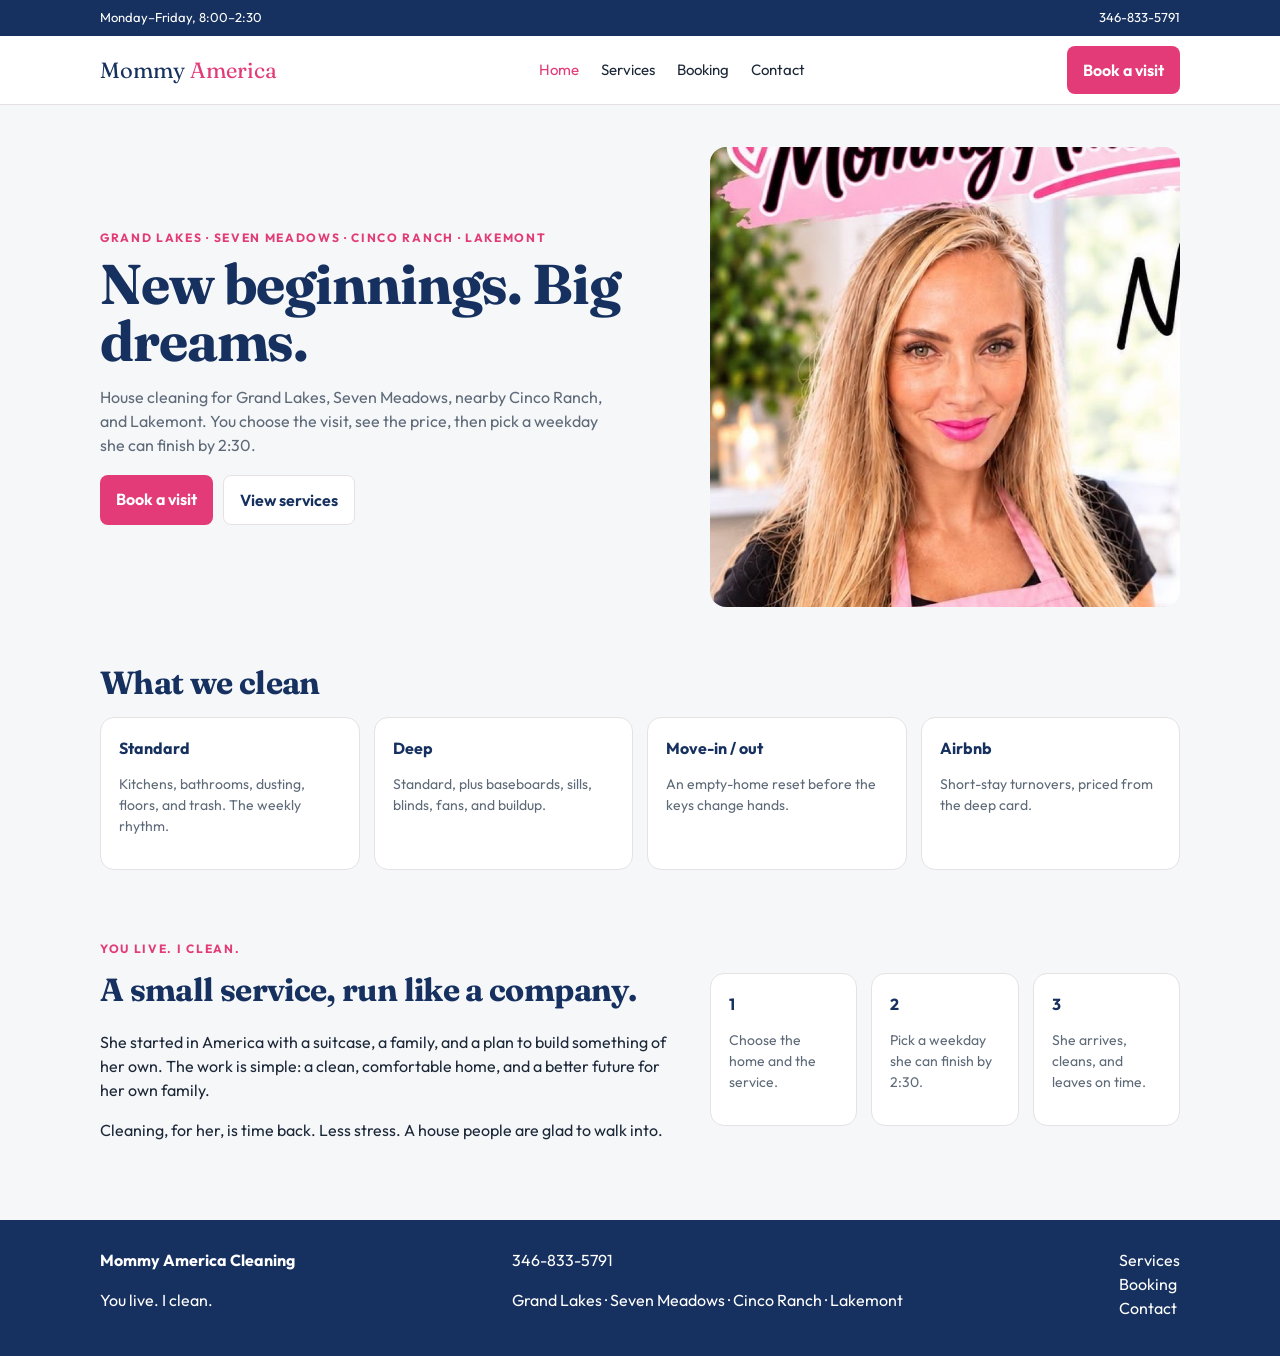
<file: index.html>
<!DOCTYPE html>
<html lang="en">
<head>
<meta charset="UTF-8" />
<meta name="viewport" content="width=device-width, initial-scale=1" />
<title>Mommy America Cleaning</title>
<meta name="description" content="Residential cleaning in Grand Lakes, Seven Meadows, nearby Cinco Ranch, and Lakemont. Coverage confirmed by address." />
<link href="https://fonts.googleapis.com/css2?family=Fraunces:opsz,wght@9..144,560&family=Outfit:wght@400;600&display=swap" rel="stylesheet" />
<link rel="stylesheet" href="styles.css" />
</head>
<body>
<div class="topbar"><div class="wrap"><span>Monday–Friday, 8:00–2:30</span><a href="tel:+13468335791">346-833-5791</a></div></div>
<header class="nav"><div class="wrap nav-inner"><a class="brand" href="index.html">Mommy <span>America</span></a><nav class="links"><a class="active" href="index.html">Home</a><a href="services.html">Services</a><a href="book.html">Booking</a><a href="contact.html">Contact</a></nav><a class="btn" href="book.html">Book a visit</a></div></header>
<main class="wrap">
  <section class="hero">
    <div>
      <p class="kicker">GRAND LAKES · SEVEN MEADOWS · CINCO RANCH · LAKEMONT</p>
      <h1>New beginnings. Big dreams.</h1>
      <p class="lede">House cleaning for Grand Lakes, Seven Meadows, nearby Cinco Ranch, and Lakemont. You choose the visit, see the price, then pick a weekday she can finish by 2:30.</p>
      <div class="actions"><a class="btn" href="book.html">Book a visit</a><a class="btn ghost" href="services.html">View services</a></div>
    </div>
    <img class="portrait" src="images/lorraine-hero.jpg" alt="Lorraine, Mommy America Cleaning" />
  </section>
  <section>
    <h2>What we clean</h2>
    <div class="grid4">
      <article class="card"><h3>Standard</h3><p>Kitchens, bathrooms, dusting, floors, and trash. The weekly rhythm.</p></article>
      <article class="card"><h3>Deep</h3><p>Standard, plus baseboards, sills, blinds, fans, and buildup.</p></article>
      <article class="card"><h3>Move-in / out</h3><p>An empty-home reset before the keys change hands.</p></article>
      <article class="card"><h3>Airbnb</h3><p>Short-stay turnovers, priced from the deep card.</p></article>
    </div>
  </section>
  <section class="split">
    <div>
      <p class="kicker">YOU LIVE. I CLEAN.</p>
      <h2>A small service, run like a company.</h2>
      <p>She started in America with a suitcase, a family, and a plan to build something of her own. The work is simple: a clean, comfortable home, and a better future for her own family.</p>
      <p>Cleaning, for her, is time back. Less stress. A house people are glad to walk into.</p>
    </div>
    <div class="grid3">
      <article class="card"><h3>1</h3><p>Choose the home and the service.</p></article>
      <article class="card"><h3>2</h3><p>Pick a weekday she can finish by 2:30.</p></article>
      <article class="card"><h3>3</h3><p>She arrives, cleans, and leaves on time.</p></article>
    </div>
  </section>
</main>
<footer><div class="wrap footer-grid"><div><strong>Mommy America Cleaning</strong><p>You live. I clean.</p></div><div><a href="tel:+13468335791">346-833-5791</a><p>Grand Lakes · Seven Meadows · Cinco Ranch · Lakemont</p></div><div><a href="services.html">Services</a><br><a href="book.html">Booking</a><br><a href="contact.html">Contact</a></div></div></footer>
</body>
</html>
</file>
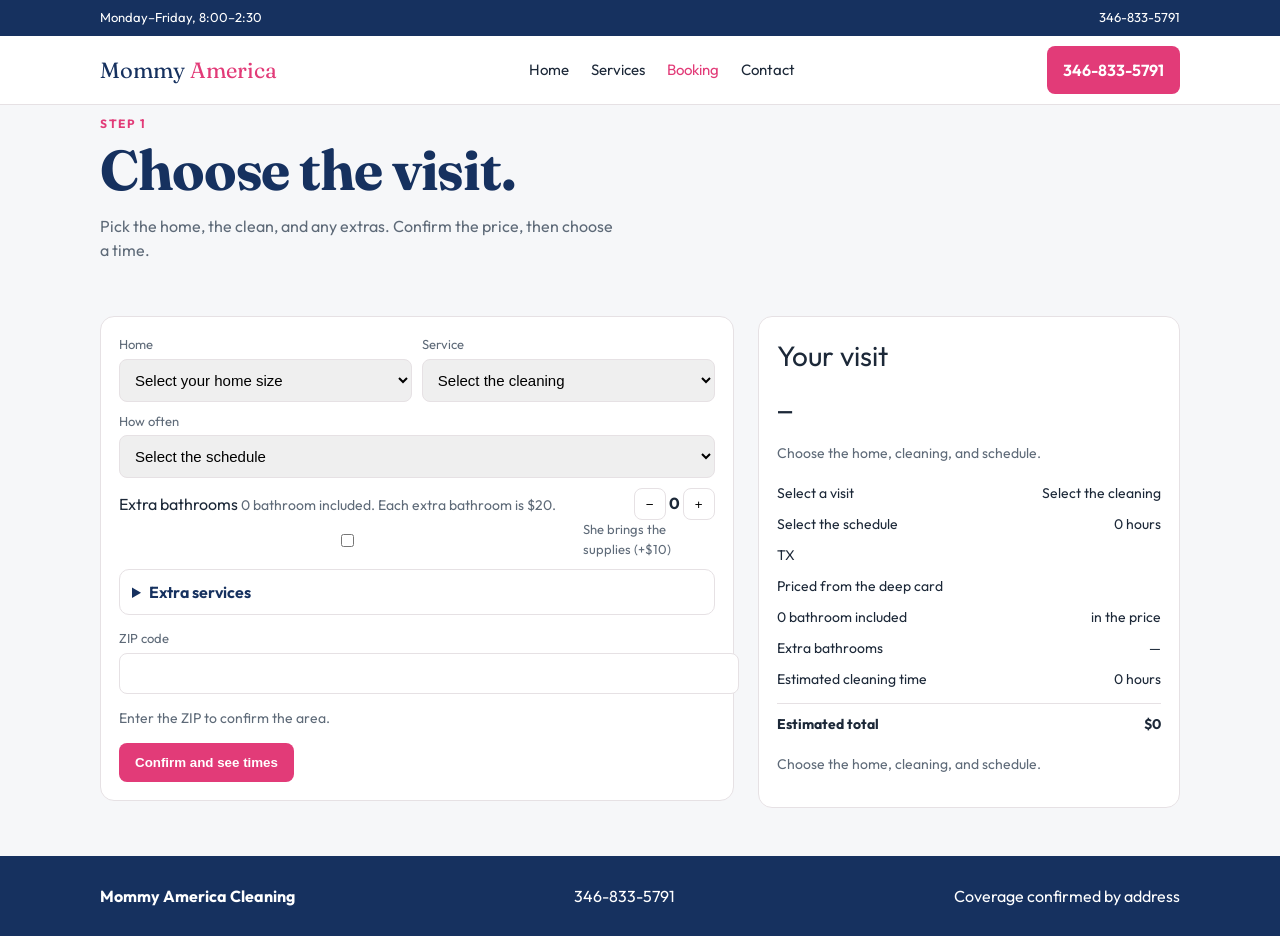
<file: book.html>
<!DOCTYPE html>
<html lang="en">
<head>
<meta charset="UTF-8" />
<meta name="viewport" content="width=device-width, initial-scale=1" />
<title>Book — Mommy America Cleaning</title>
<link href="https://fonts.googleapis.com/css2?family=Fraunces:opsz,wght@9..144,560&family=Outfit:wght@400;600&display=swap" rel="stylesheet" />
<link rel="stylesheet" href="styles.css" />
</head>
<body>
<div class="topbar"><div class="wrap"><span>Monday–Friday, 8:00–2:30</span><a href="tel:+13468335791">346-833-5791</a></div></div>
<header class="nav"><div class="wrap nav-inner"><a class="brand" href="index.html">Mommy <span>America</span></a><nav class="links"><a href="index.html">Home</a><a href="services.html">Services</a><a class="active" href="book.html">Booking</a><a href="contact.html">Contact</a></nav><a class="btn" href="tel:+13468335791">346-833-5791</a></div></header>
<main class="wrap">
  <section id="stepQuote">
    <p class="kicker">STEP 1</p>
    <h1>Choose the visit.</h1>
    <p class="lede">Pick the home, the clean, and any extras. Confirm the price, then choose a time.</p>
  </section>
  <section class="booking">
    <form id="quoteForm" class="panel">
      <div class="two"><label>Home<select id="home"></select></label><label>Service<select id="kind"></select></label></div>
      <label>How often<select id="freq"></select></label>
      <div class="row"><span>Extra bathrooms <span class="fine" id="bathNote"></span></span><span class="stepper"><button type="button" id="bathMinus">−</button> <b id="baths">0</b> <button type="button" id="bathPlus">+</button></span></div>
      <label class="check"><input type="checkbox" id="ownSupplies" /> She brings the supplies (+$10)</label>
      <details class="extras">
        <summary>Extra services</summary>
        <div class="checks" id="addonChecks"></div>
      </details>
      <label>ZIP code<input id="zip" inputmode="numeric" maxlength="5" /></label>
      <p class="fine" id="areaFlag">Enter the ZIP to confirm the area.</p>
      <button class="btn" type="button" id="confirmQuote">Confirm and see times</button>
    </form>
    <aside class="panel quote" id="summary"></aside>
  </section>
  <section id="availability" hidden>
    <p class="kicker">STEP 2</p>
    <h1>Pick an open time.</h1>
    <p class="lede">Only starts that fit this visit are shown. A booked day says fully booked.</p>
    <div id="loadingTimes" class="loading" hidden>
      <p id="loadingLine">Dusting the calendar.</p>
      <div class="bar"><span></span></div>
    </div>
    <div id="week" class="week"></div>
    <div id="dayboard" class="dayboard"></div>
  </section>
  <section id="details" hidden>
    <p class="kicker">STEP 3</p>
    <h1>Your details.</h1>
    <p class="lede">These are required to confirm the visit.</p>
    <form id="quoteFormDetails" class="panel">
      <label>Name and surname<input id="name" required /></label>
      <label>Contact number<input id="phone" required /></label>
      <label>Email<input id="email" type="email" required /></label>
      <label>Street address<input id="street" required /></label>
      <div class="two"><label>House number<input id="house" /></label><label>Apt<input id="apt" /></label></div>
      <label>Suburb<input id="suburb" /></label>
      <input id="address" type="hidden" />
      <input id="day" type="hidden" />
      <input id="start" type="hidden" />
      <button class="btn" type="submit">Book this visit</button>
    </form>
  </section>
</main>
<footer><div class="wrap footer-grid"><div><strong>Mommy America Cleaning</strong></div><a href="tel:+13468335791">346-833-5791</a><span>Coverage confirmed by address</span></div></footer>
<div class="modal" id="modal"><div class="sheet"><h2 id="modalTitle">Confirm this visit</h2><p id="confirm"></p><div class="actions"><button class="btn" id="sendBooking" type="button">Confirm booking</button><button class="btn ghost" id="editBooking" type="button">Edit</button></div></div></div>
<script src="app.js"></script>
</body>
</html>
</file>
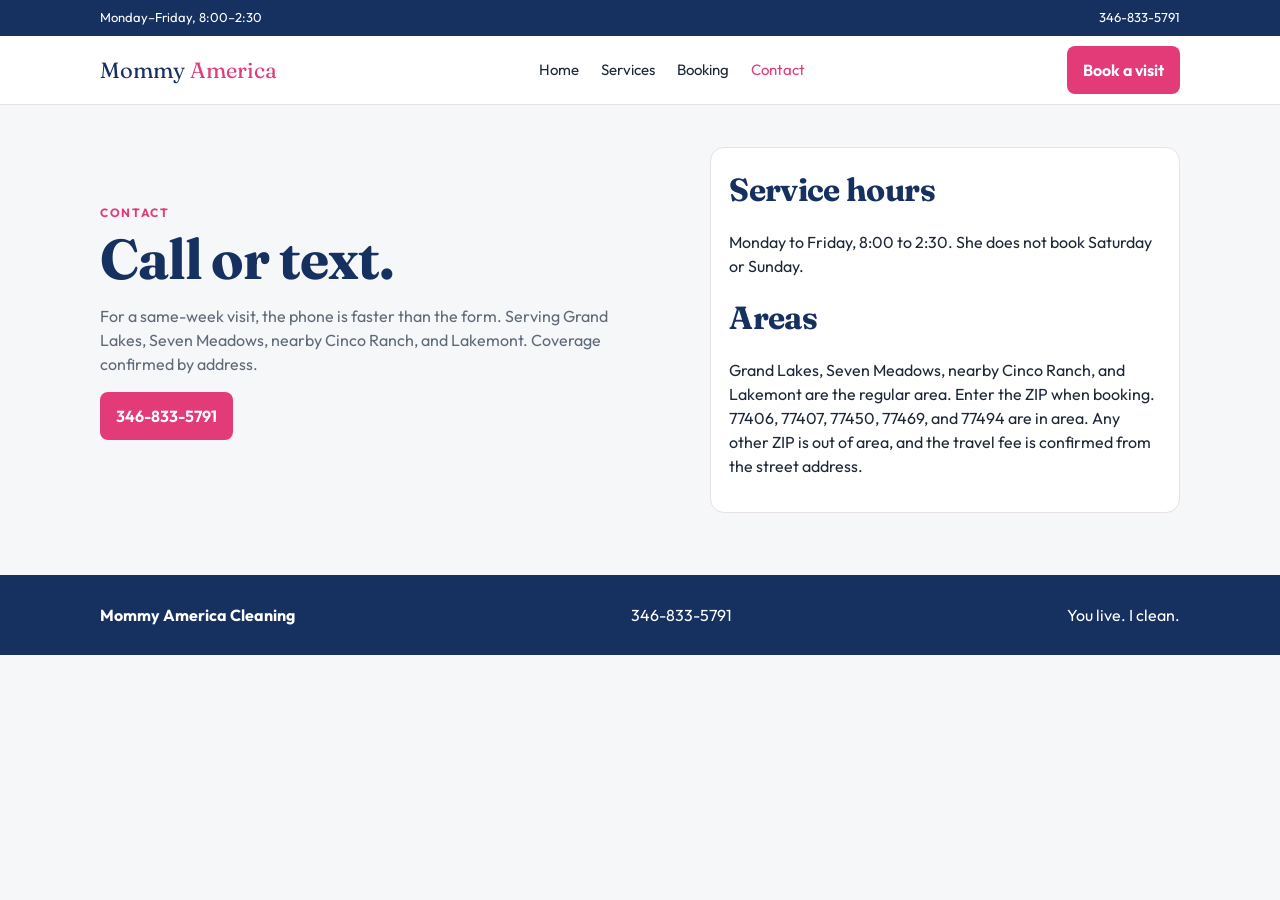
<file: contact.html>
<!DOCTYPE html>
<html lang="en">
<head>
<meta charset="UTF-8" />
<meta name="viewport" content="width=device-width, initial-scale=1" />
<title>Contact — Mommy America Cleaning</title>
<link href="https://fonts.googleapis.com/css2?family=Fraunces:opsz,wght@9..144,560&family=Outfit:wght@400;600&display=swap" rel="stylesheet" />
<link rel="stylesheet" href="styles.css" />
</head>
<body>
<div class="topbar"><div class="wrap"><span>Monday–Friday, 8:00–2:30</span><a href="tel:+13468335791">346-833-5791</a></div></div>
<header class="nav"><div class="wrap nav-inner"><a class="brand" href="index.html">Mommy <span>America</span></a><nav class="links"><a href="index.html">Home</a><a href="services.html">Services</a><a href="book.html">Booking</a><a class="active" href="contact.html">Contact</a></nav><a class="btn" href="book.html">Book a visit</a></div></header>
<main class="wrap">
  <section class="split">
    <div>
      <p class="kicker">CONTACT</p>
      <h1>Call or text.</h1>
      <p class="lede">For a same-week visit, the phone is faster than the form. Serving Grand Lakes, Seven Meadows, nearby Cinco Ranch, and Lakemont. Coverage confirmed by address.</p>
      <p><a class="btn" href="tel:+13468335791">346-833-5791</a></p>
    </div>
    <div class="panel">
      <h2>Service hours</h2>
      <p>Monday to Friday, 8:00 to 2:30. She does not book Saturday or Sunday.</p>
      <h2>Areas</h2>
      <p>Grand Lakes, Seven Meadows, nearby Cinco Ranch, and Lakemont are the regular area. Enter the ZIP when booking. 77406, 77407, 77450, 77469, and 77494 are in area. Any other ZIP is out of area, and the travel fee is confirmed from the street address.</p>
    </div>
  </section>
</main>
<footer><div class="wrap footer-grid"><div><strong>Mommy America Cleaning</strong></div><a href="tel:+13468335791">346-833-5791</a><span>You live. I clean.</span></div></footer>
</body>
</html>
</file>
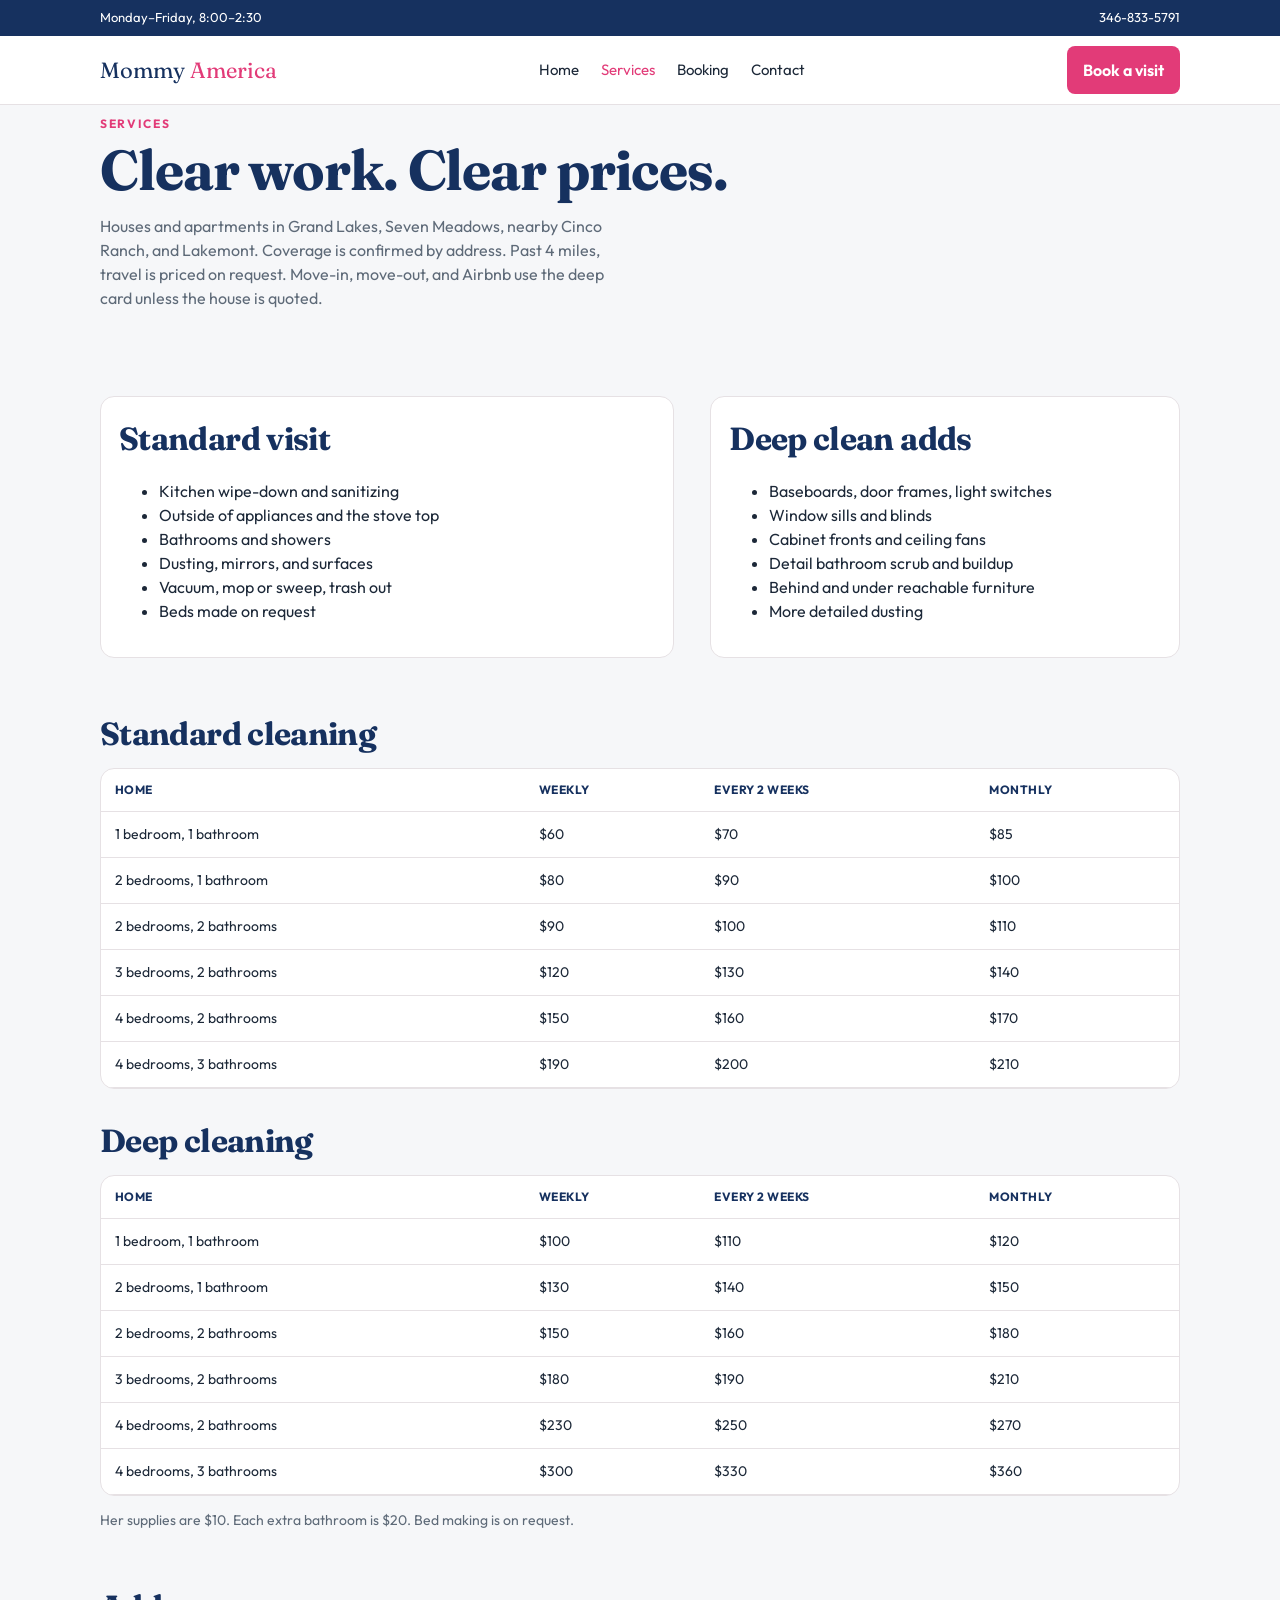
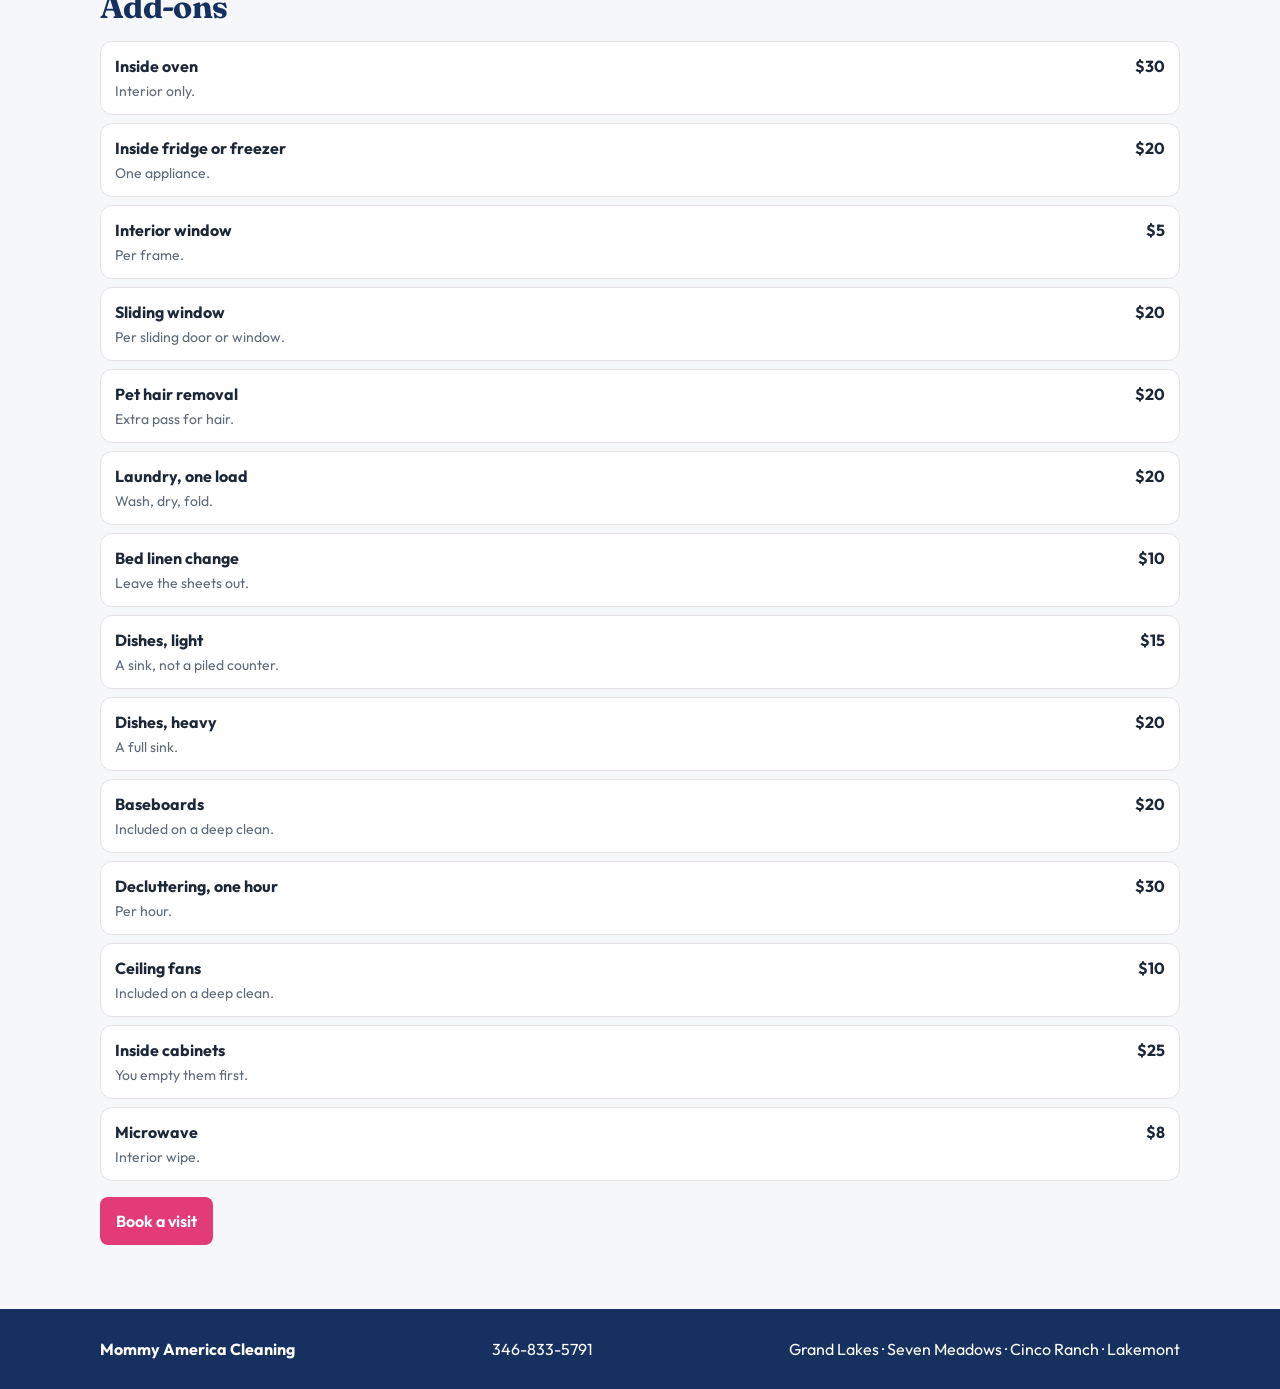
<file: services.html>
<!DOCTYPE html>
<html lang="en">
<head>
<meta charset="UTF-8" />
<meta name="viewport" content="width=device-width, initial-scale=1" />
<title>Services — Mommy America Cleaning</title>
<link href="https://fonts.googleapis.com/css2?family=Fraunces:opsz,wght@9..144,560&family=Outfit:wght@400;600&display=swap" rel="stylesheet" />
<link rel="stylesheet" href="styles.css" />
</head>
<body>
<div class="topbar"><div class="wrap"><span>Monday–Friday, 8:00–2:30</span><a href="tel:+13468335791">346-833-5791</a></div></div>
<header class="nav"><div class="wrap nav-inner"><a class="brand" href="index.html">Mommy <span>America</span></a><nav class="links"><a href="index.html">Home</a><a class="active" href="services.html">Services</a><a href="book.html">Booking</a><a href="contact.html">Contact</a></nav><a class="btn" href="book.html">Book a visit</a></div></header>
<main class="wrap">
  <section>
    <p class="kicker">SERVICES</p>
    <h1>Clear work. Clear prices.</h1>
    <p class="lede">Houses and apartments in Grand Lakes, Seven Meadows, nearby Cinco Ranch, and Lakemont. Coverage is confirmed by address. Past 4 miles, travel is priced on request. Move-in, move-out, and Airbnb use the deep card unless the house is quoted.</p>
  </section>
  <section class="split">
    <div class="panel"><h2>Standard visit</h2><ul><li>Kitchen wipe-down and sanitizing</li><li>Outside of appliances and the stove top</li><li>Bathrooms and showers</li><li>Dusting, mirrors, and surfaces</li><li>Vacuum, mop or sweep, trash out</li><li>Beds made on request</li></ul></div>
    <div class="panel"><h2>Deep clean adds</h2><ul><li>Baseboards, door frames, light switches</li><li>Window sills and blinds</li><li>Cabinet fronts and ceiling fans</li><li>Detail bathroom scrub and buildup</li><li>Behind and under reachable furniture</li><li>More detailed dusting</li></ul></div>
  </section>
  <section>
    <h2>Standard cleaning</h2>
    <div class="table-wrap"><table><thead id="standardHead"></thead><tbody id="standardBody"></tbody></table></div>
    <h2 style="margin-top:28px">Deep cleaning</h2>
    <div class="table-wrap"><table><thead id="deepHead"></thead><tbody id="deepBody"></tbody></table></div>
    <p class="fine">Her supplies are $10. Each extra bathroom is $20. Bed making is on request.</p>
  </section>
  <section>
    <h2>Add-ons</h2>
    <div id="addonList"></div>
    <p><a class="btn" href="book.html">Book a visit</a></p>
  </section>
</main>
<footer><div class="wrap footer-grid"><div><strong>Mommy America Cleaning</strong></div><a href="tel:+13468335791">346-833-5791</a><span>Grand Lakes · Seven Meadows · Cinco Ranch · Lakemont</span></div></footer>
<script src="app.js"></script>
</body>
</html>
</file>
<file: styles.css>
:root { --navy:#16315f; --ink:#1c2838; --pink:#e23b78; --line:#e6e1e4; --muted:#5e6a78; --paper:#fff; --bg:#f6f7f9; }
[hidden] { display: none !important; }
html { scroll-behavior:smooth; }
body { margin:0; color:var(--ink); background:var(--bg); font-family:Outfit, "Segoe UI", sans-serif; line-height:1.5; }
img { max-width:100%; display:block; }
a { color:inherit; text-decoration:none; }
.wrap { width:min(1080px, calc(100% - 32px)); margin:0 auto; }
.topbar { background:var(--navy); color:#fff; font-size:13px; }
.topbar .wrap, .nav-inner, .footer-grid { display:flex; justify-content:space-between; gap:16px; align-items:center; }
.topbar .wrap { height:36px; }
.nav { background:#fff; border-bottom:1px solid var(--line); position:sticky; top:0; z-index:10; }
.nav-inner { height:68px; }
.brand { font-family:Fraunces, serif; color:var(--navy); font-size:22px; }
.brand span { color:var(--pink); }
.links { display:flex; gap:22px; font-size:15px; }
.links a.active { color:var(--pink); }
.btn { border:0; border-radius:8px; padding:12px 16px; background:var(--pink); color:#fff; font-weight:650; display:inline-block; }
.ghost { background:#fff; color:var(--navy); border:1px solid var(--line); }
.hero, .split { display:grid; grid-template-columns:1.1fr .9fr; gap:36px; align-items:center; padding:42px 0; }
h1, h2 { font-family:Fraunces, serif; color:var(--navy); margin:0 0 10px; letter-spacing:-.02em; }
h1 { font-size:clamp(38px, 5vw, 56px); line-height:1.02; }
h2 { font-size:32px; }
.kicker { color:var(--pink); font-size:12px; letter-spacing:.14em; font-weight:700; margin:0 0 8px; }
.lede, .sub { color:var(--muted); max-width:520px; }
.actions { display:flex; gap:10px; flex-wrap:wrap; margin-top:18px; }
.portrait { width:100%; height:460px; object-fit:cover; object-position:center top; border-radius:16px; }
.grid4, .grid3 { display:grid; gap:14px; }
.grid4 { grid-template-columns:repeat(4, 1fr); }
.grid3 { grid-template-columns:repeat(3, 1fr); }
.card, .panel { background:#fff; border:1px solid var(--line); border-radius:14px; padding:18px; }
.card h3 { margin:0 0 6px; color:var(--navy); font-size:16px; }
.card p, .fine { color:var(--muted); font-size:14px; }
section { padding:10px 0 28px; }
.table-wrap { overflow-x:auto; background:#fff; border:1px solid var(--line); border-radius:14px; }
table { width:100%; border-collapse:collapse; font-size:14px; }
th, td { padding:12px 14px; text-align:left; border-bottom:1px solid var(--line); }
th { color:var(--navy); font-size:12px; letter-spacing:.04em; text-transform:uppercase; }
.addon { display:flex; justify-content:space-between; gap:12px; background:#fff; border:1px solid var(--line); border-radius:12px; padding:12px 14px; margin-bottom:8px; }
label { display:block; font-size:13px; color:var(--muted); margin-bottom:10px; }
input, select, textarea { width:100%; margin-top:4px; border:1px solid var(--line); border-radius:8px; padding:11px; font-size:15px; }
.two { display:grid; grid-template-columns:1fr 1fr; gap:10px; }
.row, .check, .checks label { display:flex; justify-content:space-between; align-items:center; gap:8px; }
.stepper button { width:32px; height:32px; border-radius:8px; border:1px solid var(--line); background:#fff; }
.loading { background:#fff; border:1px solid var(--line); border-radius:14px; padding:16px; margin:12px 0; }
.loading p { margin:0 0 10px; color:var(--navy); font-weight:650; }
.bar { height:8px; background:#eef1f4; border-radius:99px; overflow:hidden; }
.bar span { display:block; height:100%; width:40%; background:var(--pink); border-radius:99px; animation:load 1.1s ease-in-out infinite; }
@keyframes load { 0% { transform:translateX(-120%); } 100% { transform:translateX(280%); } }
.week button { border:1px solid var(--line); background:#fff; border-radius:10px; padding:10px 12px; min-width:92px; cursor:pointer; }
.week button.on { background:var(--navy); color:#fff; border-color:var(--navy); }
.dayboard { background:#fff; border:1px solid var(--line); border-radius:14px; padding:14px; }
.slot { display:flex; justify-content:space-between; align-items:center; border-radius:10px; padding:10px 12px; margin-bottom:8px; }
.slot.open { background:#eef8f2; color:#1f7a4d; cursor:pointer; border:1px solid #cfe8da; }
.slot.busy { background:#f8eeee; color:#a12626; border:1px solid #f0d4d4; }
.btn.tiny { padding:8px 12px; font-size:14px; }
.badge { display:inline-block; border-radius:999px; padding:6px 10px; font-size:13px; font-weight:700; }
.badge.in { background:#eef8f2; color:#1f7a4d; }
.badge.out { background:#fff6e8; color:#9a5b00; }
.booking { display:grid; grid-template-columns:1.2fr .8fr; gap:24px; align-items:start; }
.booking .quote { position:sticky; top:92px; }
.extras { border:1px solid var(--line); border-radius:10px; padding:10px 12px; margin:8px 0 14px; background:#fff; }
.extras summary { cursor:pointer; color:var(--navy); font-weight:650; }
.extras .checks { margin-top:10px; }
.line { display:flex; justify-content:space-between; gap:8px; font-size:14px; padding:5px 0; }
.total { border-top:1px solid var(--line); margin-top:8px; padding-top:10px; font-weight:700; }
footer { background:var(--navy); color:#fff; padding:28px 0; margin-top:20px; }
.footer-grid { align-items:flex-start; }
.modal { position:fixed; inset:0; background:rgba(22,49,95,.45); display:none; place-items:center; padding:18px; }
.modal.on { display:grid; }
.sheet { background:#fff; border-radius:16px; padding:22px; width:min(440px, 100%); }
@media (max-width:860px) {
  .links { display:none; }
  .hero, .split, .booking, .grid4, .grid3, .two, .footer-grid { grid-template-columns:1fr; display:grid; }
  .portrait { height:360px; }
  .quote { position:static; }
}
</file>
